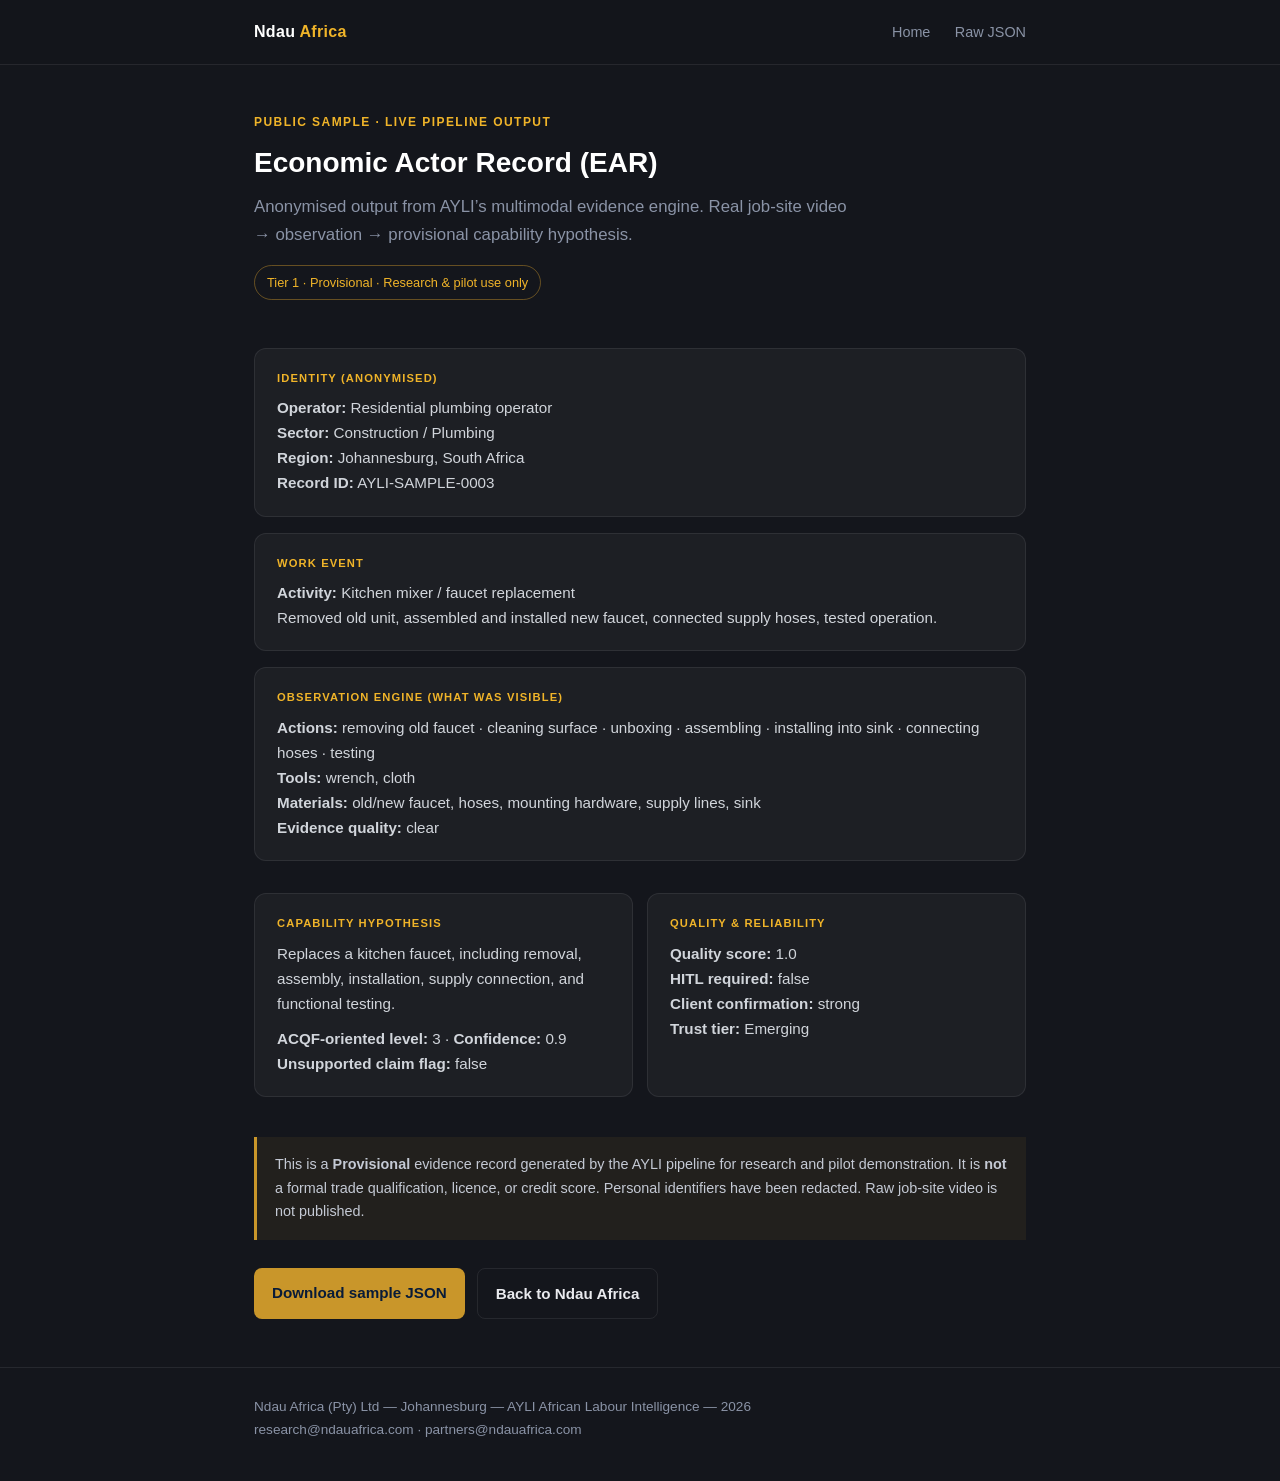
<file: sample-ear.html>
<!DOCTYPE html>
<html lang="en">
<head>
  <meta charset="UTF-8">
  <meta name="viewport" content="width=device-width, initial-scale=1.0">
  <title>Sample EAR — Ndau Africa | AYLI</title>
  <meta name="description" content="Anonymised Economic Actor Record from the live AYLI multimodal evidence pipeline.">
  <style>
    :root {
      --navy: #0D2B55;
      --navy-deep: #081B38;
      --gold: #C9962A;
      --gold-bright: #F0B429;
      --ink: #14161C;
      --paper: #F7F6F2;
      --muted: #8A93A6;
      --line: rgba(255,255,255,0.08);
    }
    * { box-sizing: border-box; margin: 0; padding: 0; }
    body {
      background: var(--ink);
      color: #E9EAEE;
      font-family: -apple-system, BlinkMacSystemFont, 'Segoe UI', Helvetica, Arial, sans-serif;
      line-height: 1.65;
    }
    .wrap { max-width: 820px; margin: 0 auto; padding: 0 24px; }
    header {
      position: sticky; top: 0; z-index: 50;
      background: rgba(20,22,28,0.92);
      backdrop-filter: blur(8px);
      border-bottom: 1px solid var(--line);
    }
    header .wrap { display: flex; align-items: center; justify-content: space-between; height: 64px; }
    .logo { font-weight: 700; color: #fff; text-decoration: none; letter-spacing: 0.02em; }
    .logo span { color: var(--gold-bright); }
    nav a { color: var(--muted); text-decoration: none; font-size: 0.9rem; margin-left: 20px; }
    nav a:hover { color: #fff; }
    .hero { padding: 48px 0 32px; }
    .eyebrow {
      font-size: 0.75rem; font-weight: 600; letter-spacing: 0.12em;
      text-transform: uppercase; color: var(--gold-bright); margin-bottom: 12px;
    }
    h1 { font-size: 1.75rem; color: #fff; margin-bottom: 12px; line-height: 1.3; }
    .lead { color: var(--muted); font-size: 1.05rem; max-width: 36em; }
    .badge {
      display: inline-block; margin-top: 16px; padding: 6px 12px;
      border: 1px solid rgba(201,150,42,0.45); border-radius: 999px;
      font-size: 0.8rem; color: var(--gold-bright);
    }
    .box {
      background: rgba(255,255,255,0.04);
      border: 1px solid var(--line);
      border-radius: 12px;
      padding: 20px 22px;
      margin: 16px 0;
    }
    .box .label {
      font-size: 0.7rem; font-weight: 600; letter-spacing: 0.1em;
      text-transform: uppercase; color: var(--gold-bright); margin-bottom: 8px;
    }
    .box p, .box li { color: #D1D5DB; font-size: 0.95rem; }
    .box ul { margin-left: 1.1em; margin-top: 6px; }
    .grid2 { display: grid; grid-template-columns: 1fr 1fr; gap: 14px; }
    @media (max-width: 640px) { .grid2 { grid-template-columns: 1fr; } }
    .actions { margin: 28px 0 48px; display: flex; flex-wrap: wrap; gap: 12px; }
    .btn {
      display: inline-block; padding: 12px 18px; border-radius: 8px;
      text-decoration: none; font-size: 0.95rem; font-weight: 600;
    }
    .btn-primary { background: var(--gold); color: var(--navy-deep); }
    .btn-ghost { border: 1px solid var(--line); color: #E9EAEE; }
    footer {
      border-top: 1px solid var(--line);
      padding: 28px 0 40px;
      color: var(--muted);
      font-size: 0.85rem;
    }
    .disclaimer {
      margin-top: 24px; padding: 16px 18px;
      background: rgba(201,150,42,0.08);
      border-left: 3px solid var(--gold);
      font-size: 0.9rem; color: #C4C9D4;
    }
  </style>
</head>
<body>
  <header>
    <div class="wrap">
      <a class="logo" href="/">Ndau <span>Africa</span></a>
      <nav>
        <a href="/">Home</a>
        <a href="sample-ear.json">Raw JSON</a>
      </nav>
    </div>
  </header>

  <main class="wrap">
    <section class="hero">
      <div class="eyebrow">Public sample · Live pipeline output</div>
      <h1>Economic Actor Record (EAR)</h1>
      <p class="lead">
        Anonymised output from AYLI’s multimodal evidence engine.
        Real job-site video → observation → provisional capability hypothesis.
      </p>
      <div class="badge">Tier 1 · Provisional · Research &amp; pilot use only</div>
    </section>

    <div class="box">
      <div class="label">Identity (anonymised)</div>
      <p><strong>Operator:</strong> Residential plumbing operator</p>
      <p><strong>Sector:</strong> Construction / Plumbing</p>
      <p><strong>Region:</strong> Johannesburg, South Africa</p>
      <p><strong>Record ID:</strong> AYLI-SAMPLE-0003</p>
    </div>

    <div class="box">
      <div class="label">Work event</div>
      <p><strong>Activity:</strong> Kitchen mixer / faucet replacement</p>
      <p>Removed old unit, assembled and installed new faucet, connected supply hoses, tested operation.</p>
    </div>

    <div class="box">
      <div class="label">Observation Engine (what was visible)</div>
      <p><strong>Actions:</strong> removing old faucet · cleaning surface · unboxing · assembling · installing into sink · connecting hoses · testing</p>
      <p><strong>Tools:</strong> wrench, cloth</p>
      <p><strong>Materials:</strong> old/new faucet, hoses, mounting hardware, supply lines, sink</p>
      <p><strong>Evidence quality:</strong> clear</p>
    </div>

    <div class="grid2">
      <div class="box">
        <div class="label">Capability hypothesis</div>
        <p>Replaces a kitchen faucet, including removal, assembly, installation, supply connection, and functional testing.</p>
        <p style="margin-top:10px;"><strong>ACQF-oriented level:</strong> 3 · <strong>Confidence:</strong> 0.9</p>
        <p><strong>Unsupported claim flag:</strong> false</p>
      </div>
      <div class="box">
        <div class="label">Quality &amp; reliability</div>
        <p><strong>Quality score:</strong> 1.0</p>
        <p><strong>HITL required:</strong> false</p>
        <p><strong>Client confirmation:</strong> strong</p>
        <p><strong>Trust tier:</strong> Emerging</p>
      </div>
    </div>

    <div class="disclaimer">
      This is a <strong>Provisional</strong> evidence record generated by the AYLI pipeline for research and pilot demonstration.
      It is <strong>not</strong> a formal trade qualification, licence, or credit score.
      Personal identifiers have been redacted. Raw job-site video is not published.
    </div>

    <div class="actions">
      <a class="btn btn-primary" href="sample-ear.json">Download sample JSON</a>
      <a class="btn btn-ghost" href="/">Back to Ndau Africa</a>
    </div>
  </main>

  <footer>
    <div class="wrap">
      Ndau Africa (Pty) Ltd — Johannesburg — AYLI African Labour Intelligence — 2026<br>
      research@ndauafrica.com · partners@ndauafrica.com
    </div>
  </footer>
</body>
</html>
</file>
